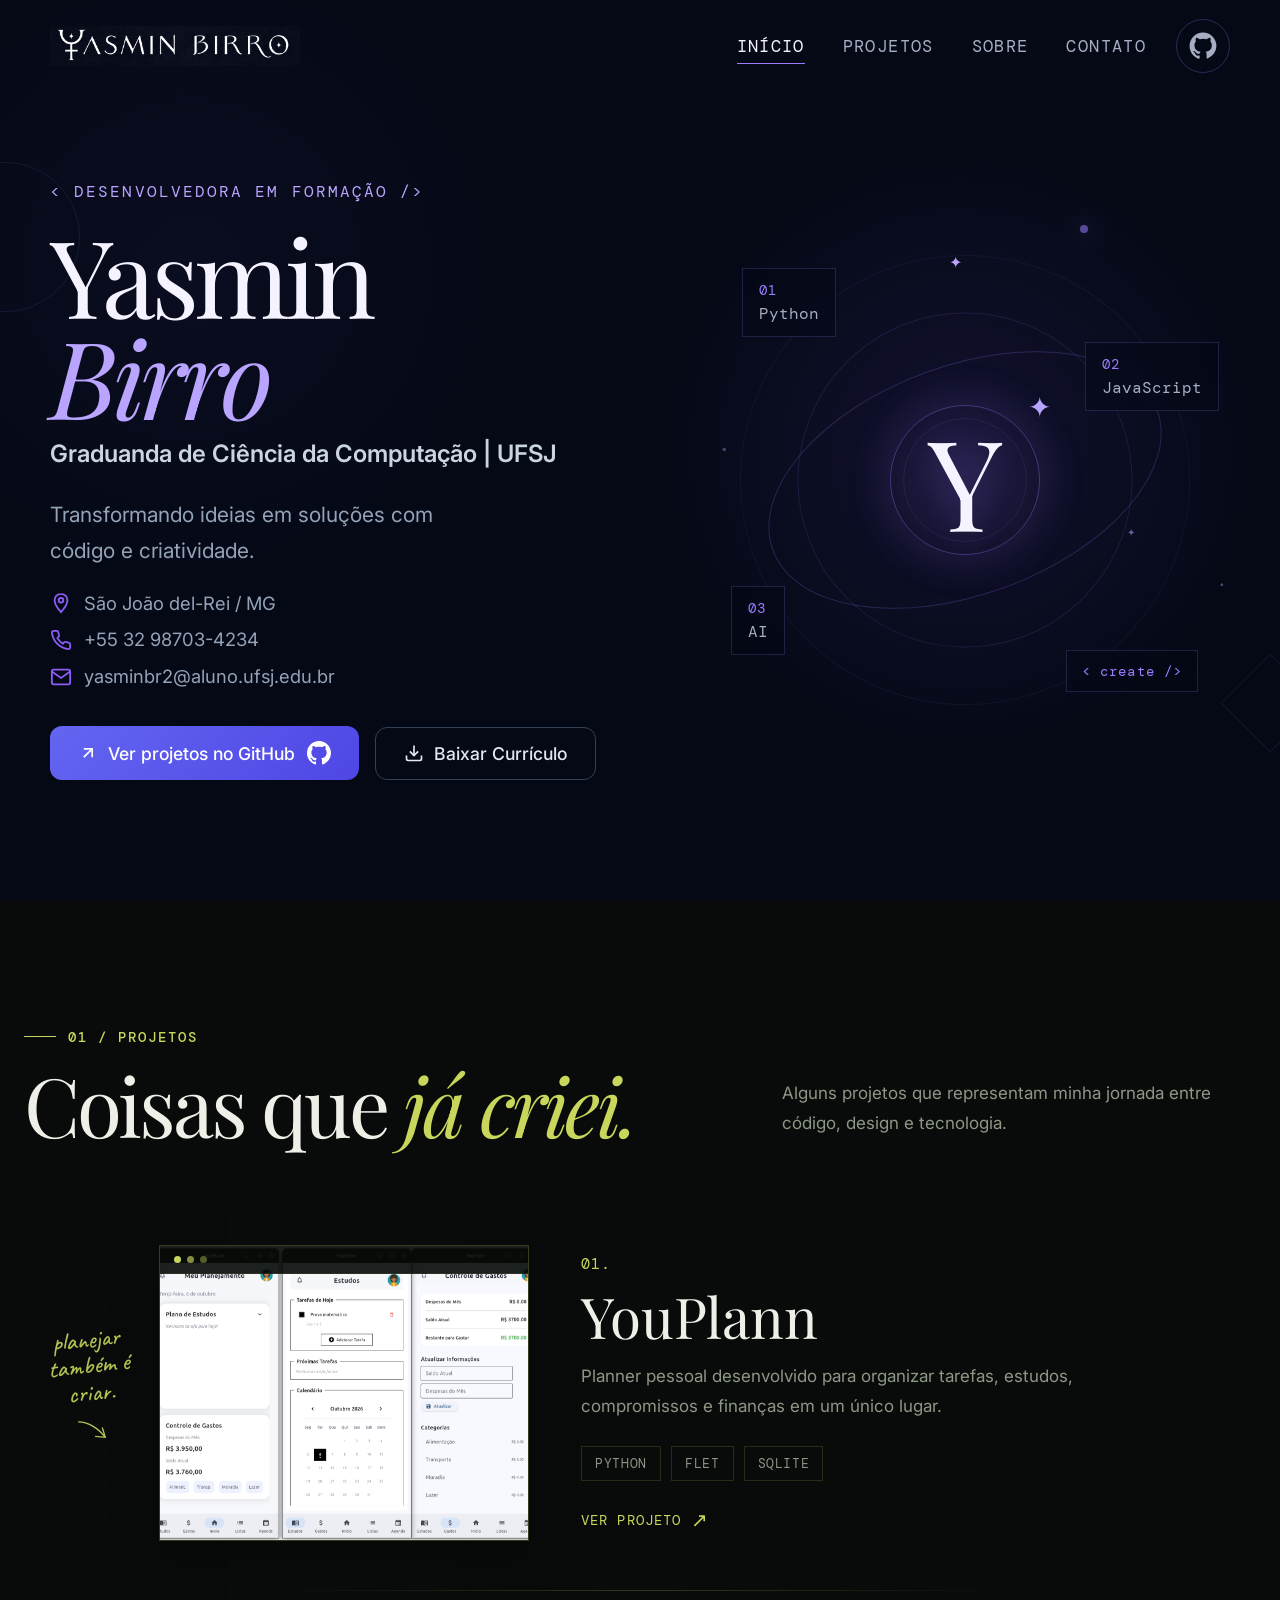
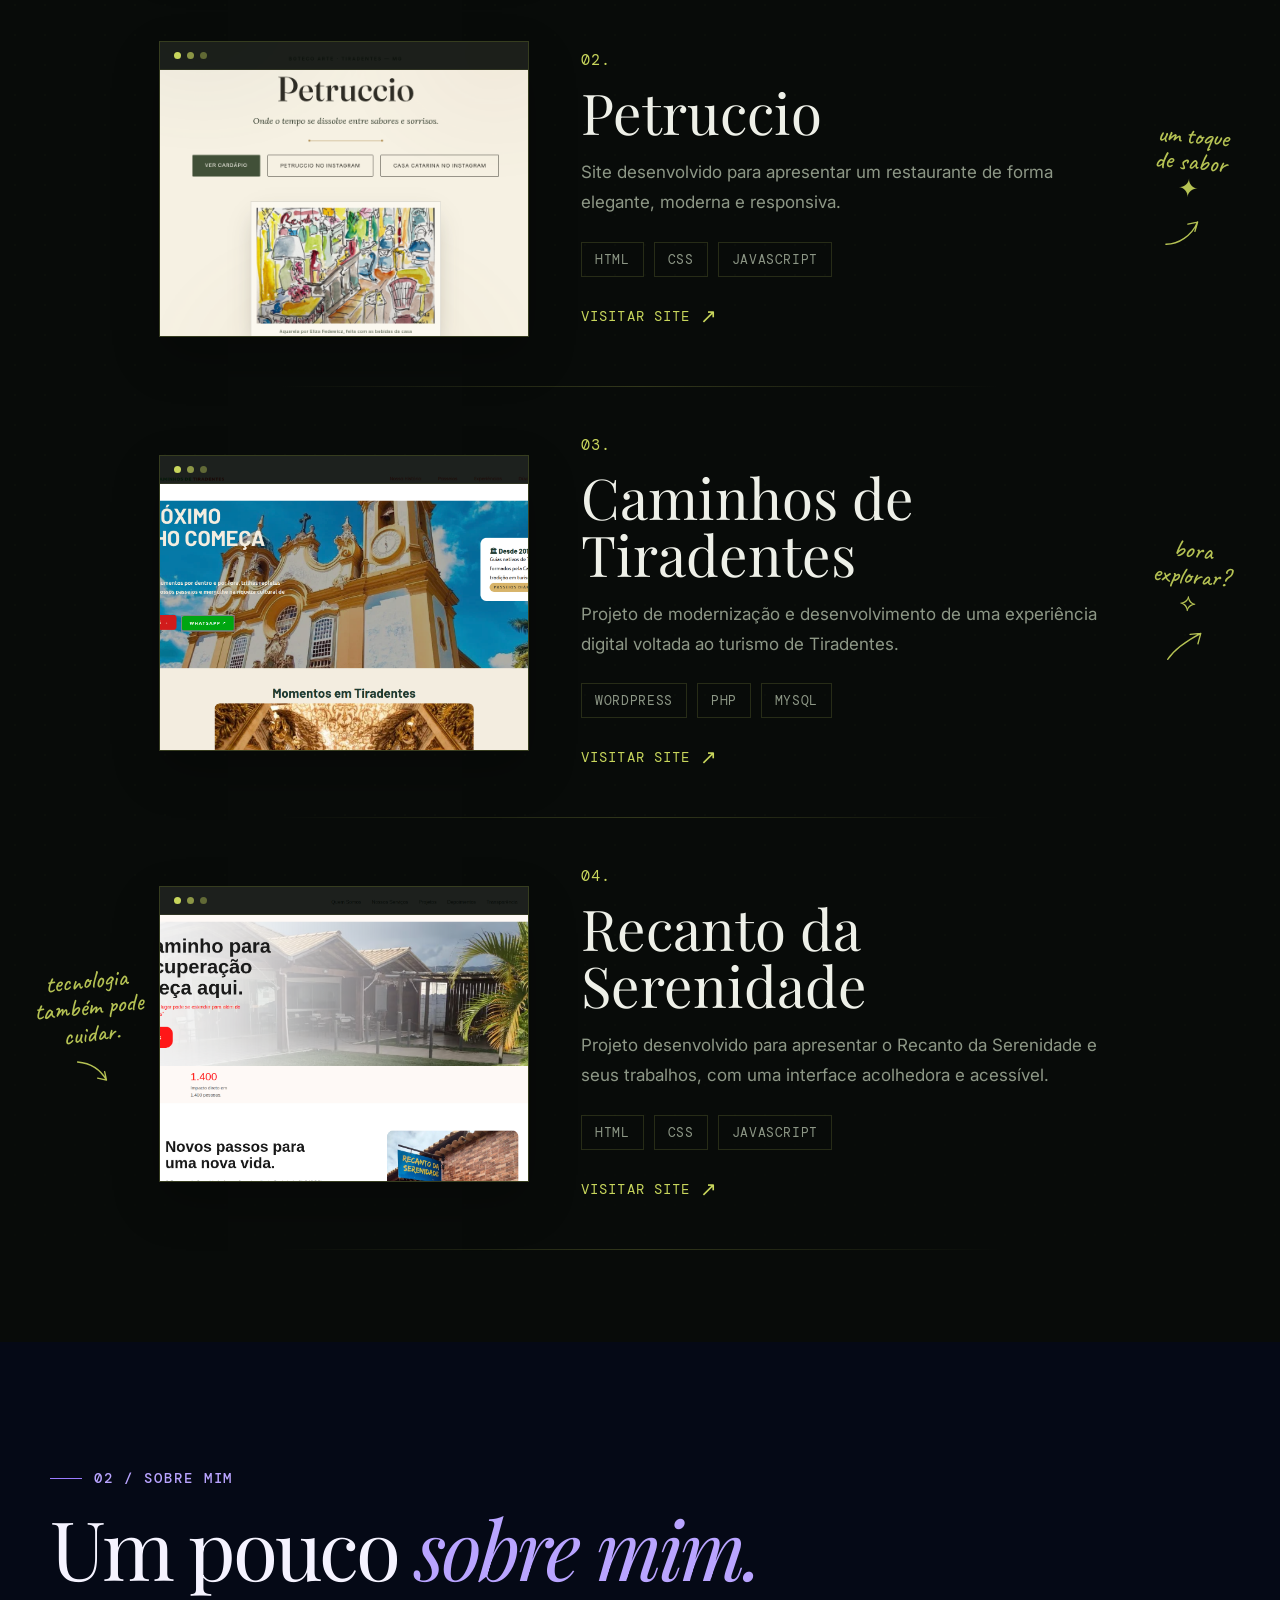
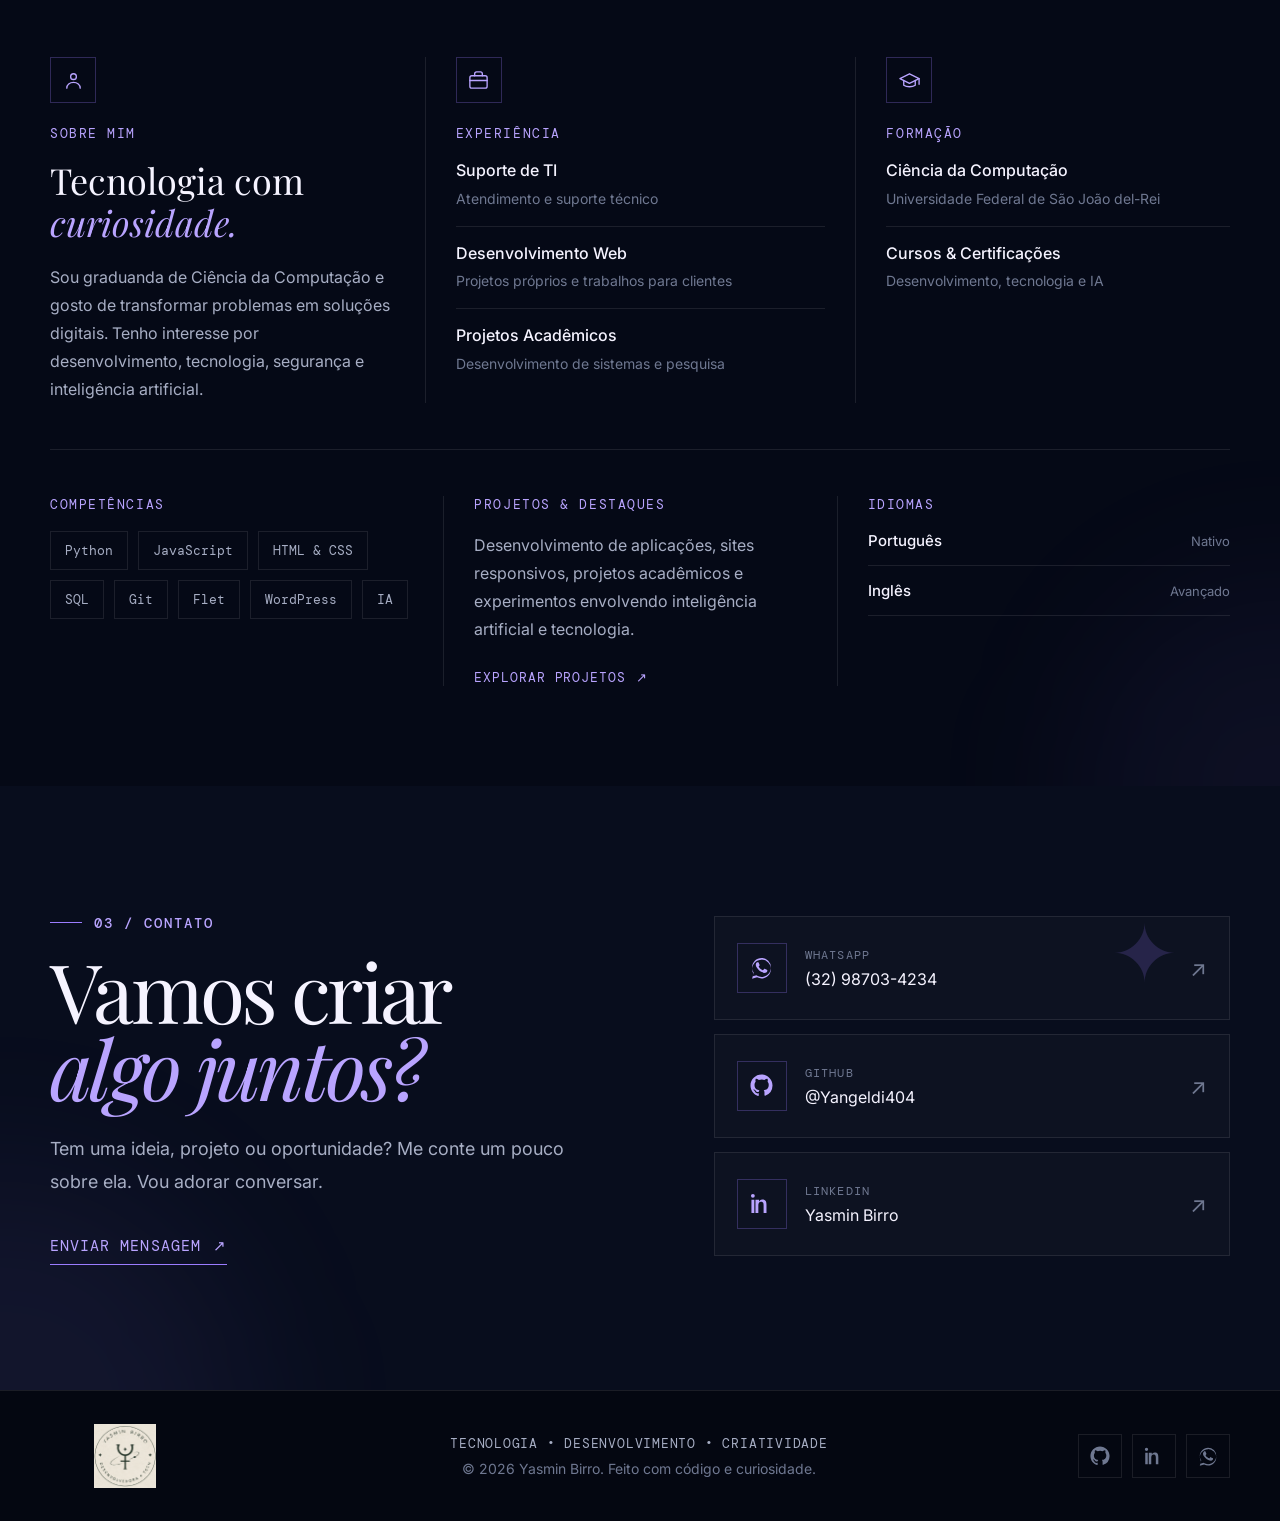
<file: index.html>
<!DOCTYPE html>
<html lang="pt-BR">

<head>
    <meta charset="UTF-8">

    <meta
        name="viewport"
        content="width=device-width, initial-scale=1.0"
    >

    <meta
        name="description"
        content="Portfólio de Yasmin Birro — desenvolvimento e tecnologia."
    >

    <meta
        name="author"
        content="Yasmin Birro"
    >

    <link rel="icon" type="image/png" href="midias/logo.jpeg">

    <title>Yasmin Birro - Dev</title>

    <!-- Fontes -->

    <link rel="preconnect" href="https://fonts.googleapis.com">
    <link rel="preconnect" href="https://fonts.gstatic.com" crossorigin>

    <link
        href="https://fonts.googleapis.com/css2?family=Caveat:wght@400;500;600;700&family=DM+Mono:wght@400;500&family=Inter:wght@300;400;500;600;700&family=Playfair+Display:ital,wght@0,400;0,500;0,600;0,700;1,400;1,500&display=swap"
        rel="stylesheet"
    >

    <!-- CSS -->

    <link rel="stylesheet" href="style.css">

    <!-- Fallback para quando o JavaScript estiver desativado -->

    <noscript>
        <style>
            .reveal {
                opacity: 1 !important;
                transform: none !important;
            }

            .main-nav {
                opacity: 1 !important;
                visibility: visible !important;
                transform: none !important;
            }

            .menu-toggle {
                display: none !important;
            }
        </style>
    </noscript>

</head>

<body>

    <!-- Header -->

    <header class="site-header">

        <div class="header-inner">

            <!-- Logo -->

            <a
                href="#inicio"
                class="brand"
                aria-label="Voltar para o início"
            >
                <img
                    src="midias/assinatura.png"
                    alt="Yasmin Birro"
                    class="brand-logo"
                >
            </a>

            <!-- Navegação -->

            <nav
                class="main-nav"
                id="main-nav"
                aria-label="Navegação principal"
            >

                <a href="#inicio" class="nav-link active">
                    Início
                </a>

                <a href="#projetos" class="nav-link">
                    Projetos
                </a>

                <a href="#sobre" class="nav-link">
                    Sobre
                </a>

                <a href="#contato" class="nav-link">
                    Contato
                </a>

            </nav>

            <!-- Ações -->

            <div class="header-actions">

                <a
                    href="https://github.com/Yangeldi404"
                    class="github-link"
                    target="_blank"
                    rel="noopener noreferrer"
                    aria-label="GitHub de Yasmin Birro"
                >
                    <svg
                        viewBox="0 0 24 24"
                        class="fill"
                        aria-hidden="true"
                    >
                        <path
                            d="M12 .5C5.65.5.5 5.65.5 12c0 5.08 3.29 9.39 7.86 10.91.58.1.79-.25.79-.56v-2.16c-3.2.7-3.87-1.54-3.87-1.54-.53-1.34-1.28-1.7-1.28-1.7-1.05-.72.08-.7.08-.7 1.16.08 1.77 1.2 1.77 1.2 1.03 1.76 2.7 1.25 3.36.96.1-.75.4-1.25.73-1.54-2.55-.29-5.23-1.28-5.23-5.69 0-1.26.45-2.29 1.2-3.1-.12-.3-.52-1.47.11-3.06 0 0 .98-.31 3.2 1.18a11.1 11.1 0 0 1 5.83 0c2.22-1.49 3.2-1.18 3.2-1.18.63 1.59.23 2.76.11 3.06.75.81 1.2 1.84 1.2 3.1 0 4.42-2.69 5.4-5.25 5.68.41.35.78 1.04.78 2.1v3.11c0 .31.21.67.8.56A11.5 11.5 0 0 0 23.5 12C23.5 5.65 18.35.5 12 .5Z"
                        />
                    </svg>
                </a>

                <!-- Menu mobile -->

                <button
                    class="menu-toggle"
                    type="button"
                    aria-label="Abrir menu"
                    aria-expanded="false"
                    aria-controls="main-nav"
                >
                    <span></span>
                    <span></span>
                    <span></span>
                </button>

            </div>

        </div>

    </header>

    <!-- Hero -->

    <section class="hero" id="inicio">

        <div class="decor decor-one" aria-hidden="true"></div>
        <div class="decor decor-two" aria-hidden="true"></div>
        <div class="decor decor-three" aria-hidden="true"></div>

        <div class="hero-container">

            <!-- Conteúdo principal -->

            <div class="hero-content reveal">

                <span class="hero-kicker">
                    &lt; Desenvolvedora em formação /&gt;
                </span>

                <h1 class="hero-title">
                    Yasmin <span>Birro</span>
                </h1>

                <p class="hero-subtitle">
                    Graduanda de Ciência da Computação | UFSJ
                </p>

                <p class="hero-description">
                    Transformando ideias em soluções com<br>
                    código e criatividade.
                </p>

                <!-- Informações de contato -->

                <ul class="hero-contact">

                    <li>
                        <svg
                            class="icon"
                            viewBox="0 0 24 24"
                            fill="none"
                            stroke="currentColor"
                            stroke-width="2"
                        >
                            <path d="M12 2C8.13 2 5 5.13 5 9c0 5.25 7 13 7 13s7-7.75 7-13c0-3.87-3.13-7-7-7z"/>
                            <circle cx="12" cy="9" r="2.5"/>
                        </svg>

                        São João del-Rei / MG
                    </li>

                    <li>
                        <svg
                            class="icon"
                            viewBox="0 0 24 24"
                            fill="none"
                            stroke="currentColor"
                            stroke-width="2"
                        >
                            <path d="M22 16.92v3a2 2 0 0 1-2.18 2 19.79 19.79 0 0 1-8.63-3.07 19.5 19.5 0 0 1-6-6 19.79 19.79 0 0 1-3.07-8.67A2 2 0 0 1 4.11 2h3a2 2 0 0 1 2 1.72 12.84 12.84 0 0 0 .7 2.81 2 2 0 0 1-.45 2.11L8.09 9.91a16 16 0 0 0 6 6l1.27-1.27a2 2 0 0 1 2.11-.45 12.84 12.84 0 0 0 2.81.7A2 2 0 0 1 22 16.92z"/>
                        </svg>

                        <a href="tel:+5532987034234">
                            +55 32 98703-4234
                        </a>
                    </li>

                    <li>
                        <svg
                            class="icon"
                            viewBox="0 0 24 24"
                            fill="none"
                            stroke="currentColor"
                            stroke-width="2"
                        >
                            <path d="M4 4h16c1.1 0 2 .9 2 2v12c0 1.1-.9 2-2 2H4c-1.1 0-2-.9-2-2V6c0-1.1.9-2 2-2z"/>
                            <polyline points="22,6 12,13 2,6"/>
                        </svg>

                        <a href="mailto:yasminbr2@aluno.ufsj.edu.br">
                            yasminbr2@aluno.ufsj.edu.br
                        </a>
                    </li>

                </ul>

                <!-- Botões -->

                <div class="hero-actions">

                    <a
                        href="https://github.com/Yangeldi404"
                        target="_blank"
                        rel="noopener noreferrer"
                        class="btn btn-primary"
                    >
                        <svg
                            class="icon-btn"
                            viewBox="0 0 24 24"
                            fill="none"
                            stroke="currentColor"
                            stroke-width="2"
                        >
                            <line x1="7" y1="17" x2="17" y2="7"/>
                            <polyline points="7 7 17 7 17 17"/>
                        </svg>

                        Ver projetos no GitHub

                        <svg
                            class="icon-github"
                            viewBox="0 0 24 24"
                            fill="currentColor"
                        >
                            <path
                                d="M12 0C5.37 0 0 5.37 0 12c0 5.31 3.435 9.795 8.205 11.385.6.105.825-.255.825-.57 0-.285-.015-1.23-.015-2.235-3.015.555-3.795-.735-4.035-1.41-.135-.345-.72-1.41-1.23-1.695-.42-.225-1.02-.78-.015-.795.945-.015 1.62.87 1.845 1.23 1.08 1.815 2.805 1.305 3.495.99.105-.78.42-1.305.765-1.605-2.67-.3-5.46-1.335-5.46-5.925 0-1.305.465-2.385 1.23-3.225-.12-.3-.54-1.53.12-3.18 0 0 1.005-.315 3.3 1.23.96-.27 1.98-.405 3-.405s2.04.135 3 .405c2.295-1.56 3.3-1.23 3.3-1.23.66 1.65.24 2.88.12 3.18.765.84 1.23 1.905 1.23 3.225 0 4.605-2.805 5.625-5.475 5.925.435.375.81 1.095.81 2.22 0 1.605-.015 2.895-.015 3.3 0 .315.225.69.825.57A12.02 12.02 0 0024 12c0-6.63-5.37-12-12-12z"
                            />
                        </svg>
                    </a>

                    <a
                        href="midias/curriculo.pdf"
                        download
                        class="btn btn-secondary"
                    >
                        <svg
                            class="icon-btn"
                            viewBox="0 0 24 24"
                            fill="none"
                            stroke="currentColor"
                            stroke-width="2"
                        >
                            <path d="M21 15v4a2 2 0 0 1-2 2H5a2 2 0 0 1-2-2v-4"/>
                            <polyline points="7 10 12 15 17 10"/>
                            <line x1="12" y1="15" x2="12" y2="3"/>
                        </svg>

                        Baixar Currículo
                    </a>

                </div>

            </div>

            <!-- Elemento visual -->

            <div
                class="hero-universe reveal"
                aria-hidden="true"
            >

                <div class="universe-glow"></div>

                <div class="orbit orbit-one"></div>
                <div class="orbit orbit-two"></div>
                <div class="orbit orbit-three"></div>

                <div class="y-symbol">
                    <span class="y-star">✦</span>
                    <span class="y-letter">Y</span>
                </div>

                <div class="floating-element element-python">
                    <span>01</span>
                    <strong>Python</strong>
                </div>

                <div class="floating-element element-js">
                    <span>02</span>
                    <strong>JavaScript</strong>
                </div>

                <div class="floating-element element-ai">
                    <span>03</span>
                    <strong>AI</strong>
                </div>

                <div class="floating-element element-code">
                    <span>&lt; create /&gt;</span>
                </div>

                <span class="star star-one">✦</span>
                <span class="star star-two">✦</span>
                <span class="star star-three">·</span>
                <span class="star star-four">·</span>

            </div>

        </div>

    </section>

    <!-- Projetos -->

    <section class="projects-section" id="projetos">

        <div class="projects-container">

            <!-- Cabeçalho -->

            <div class="projects-heading reveal">

                <div>

                    <span class="section-label">
                        01 / projetos
                    </span>

                    <h2>
                        Coisas que
                        <em>já criei.</em>
                    </h2>

                </div>

                <p>
                    Alguns projetos que representam minha
                    jornada entre código, design e tecnologia.
                </p>

            </div>

            <div class="projects-list">

                <!-- YouPlann -->

                <article
                    class="project-item reveal"
                    data-project="01"
                >

                    <a
                        href="https://github.com/Yangeldi404/youplann"
                        class="project-image-link"
                        target="_blank"
                        rel="noopener noreferrer"
                        aria-label="Ver YouPlann no GitHub"
                    >

                        <div class="project-image">

                            <div
                                class="project-window-bar"
                                aria-hidden="true"
                            >
                                <span></span>
                                <span></span>
                                <span></span>
                            </div>

                            <img
                                src="midias/projetos/youplannp.png"
                                alt="Interface do projeto YouPlann"
                                loading="lazy"
                            >

                        </div>

                    </a>

                    <div class="project-info">

                        <span class="project-number">
                            01.
                        </span>

                        <h3>
                            YouPlann
                        </h3>

                        <p>
                            Planner pessoal desenvolvido para
                            organizar tarefas, estudos, compromissos
                            e finanças em um único lugar.
                        </p>

                        <div class="project-tags">
                            <span>Python</span>
                            <span>Flet</span>
                            <span>SQLite</span>
                        </div>

                        <a
                            href="https://github.com/Yangeldi404/youplann"
                            class="project-link"
                            target="_blank"
                            rel="noopener noreferrer"
                        >
                            ver projeto
                            <span aria-hidden="true">↗</span>
                        </a>

                    </div>

                    <!-- Texto decorativo -->

                    <div
                        class="doodle doodle-left"
                        aria-hidden="true"
                    >

                        <p>
                            planejar
                            <br>
                            também é
                            <br>
                            criar.
                        </p>

                        <svg
                            viewBox="0 0 48 48"
                            class="doodle-arrow stroke"
                        >
                            <path
                                d="M7 7c9 1 19 8 26 19M33 26l-2-10M33 26l-10-2"
                            />
                        </svg>

                    </div>

                </article>

                <!-- Petruccio -->

                <article
                    class="project-item reveal"
                    data-project="02"
                >

                    <a
                        href="https://yangeldi404.github.io/petruccio/"
                        class="project-image-link"
                        target="_blank"
                        rel="noopener noreferrer"
                        aria-label="Visitar projeto Petruccio"
                    >

                        <div class="project-image">

                            <div
                                class="project-window-bar"
                                aria-hidden="true"
                            >
                                <span></span>
                                <span></span>
                                <span></span>
                            </div>

                            <img
                                src="midias/projetos/petruccio.png"
                                alt="Interface do site Petruccio"
                                loading="lazy"
                            >

                        </div>

                    </a>

                    <div class="project-info">

                        <span class="project-number">
                            02.
                        </span>

                        <h3>
                            Petruccio
                        </h3>

                        <p>
                            Site desenvolvido para apresentar
                            um restaurante de forma elegante,
                            moderna e responsiva.
                        </p>

                        <div class="project-tags">
                            <span>HTML</span>
                            <span>CSS</span>
                            <span>JavaScript</span>
                        </div>

                        <a
                            href="https://yangeldi404.github.io/petruccio/"
                            class="project-link"
                            target="_blank"
                            rel="noopener noreferrer"
                        >
                            visitar site
                            <span aria-hidden="true">↗</span>
                        </a>

                    </div>

                    <div
                        class="doodle doodle-right"
                        aria-hidden="true"
                    >

                        <p>
                            um toque
                            <br>
                            de sabor
                            <br>
                            ✦
                        </p>

                        <svg
                            viewBox="0 0 48 48"
                            class="doodle-arrow stroke"
                        >
                            <path
                                d="M5 38c13-1 26-11 31-26M36 12l-10 3M36 12l-2 10"
                            />
                        </svg>

                    </div>

                </article>

                <!-- Caminhos de Tiradentes -->

                <article
                    class="project-item reveal"
                    data-project="03"
                >

                    <a
                        href="https://caminhosdetiradentes.com.br"
                        class="project-image-link"
                        target="_blank"
                        rel="noopener noreferrer"
                        aria-label="Visitar Caminhos de Tiradentes"
                    >

                        <div class="project-image">

                            <div
                                class="project-window-bar"
                                aria-hidden="true"
                            >
                                <span></span>
                                <span></span>
                                <span></span>
                            </div>

                            <img
                                src="midias/projetos/caminhos.png"
                                alt="Interface do site Caminhos de Tiradentes"
                                loading="lazy"
                            >

                        </div>

                    </a>

                    <div class="project-info">

                        <span class="project-number">
                            03.
                        </span>

                        <h3>
                            Caminhos de Tiradentes
                        </h3>

                        <p>
                            Projeto de modernização e desenvolvimento
                            de uma experiência digital voltada ao
                            turismo de Tiradentes.
                        </p>

                        <div class="project-tags">
                            <span>WordPress</span>
                            <span>PHP</span>
                            <span>MySQL</span>
                        </div>

                        <a
                            href="https://caminhosdetiradentes.com.br"
                            class="project-link"
                            target="_blank"
                            rel="noopener noreferrer"
                        >
                            visitar site
                            <span aria-hidden="true">↗</span>
                        </a>

                    </div>

                    <div
                        class="doodle doodle-right"
                        aria-hidden="true"
                    >

                        <p>
                            bora
                            <br>
                            explorar?
                            <br>
                            ⟡
                        </p>

                        <svg
                            viewBox="0 0 48 48"
                            class="doodle-arrow stroke"
                        >
                            <path
                                d="M7 39C13 28 25 18 39 9M39 9l-11 2M39 9l-2 11"
                            />
                        </svg>

                    </div>

                </article>

                <!-- Recanto da Serenidade -->

                <article
                    class="project-item reveal"
                    data-project="04"
                >

                    <a
                        href="https://recantodaserenidade.com.br"
                        class="project-image-link"
                        target="_blank"
                        rel="noopener noreferrer"
                        aria-label="Visitar Recanto da Serenidade"
                    >

                        <div class="project-image">

                            <div
                                class="project-window-bar"
                                aria-hidden="true"
                            >
                                <span></span>
                                <span></span>
                                <span></span>
                            </div>

                            <img
                                src="midias/projetos/recanto.png"
                                alt="Interface do site Recanto da Serenidade"
                                loading="lazy"
                            >

                        </div>

                    </a>

                    <div class="project-info">

                        <span class="project-number">
                            04.
                        </span>

                        <h3>
                            Recanto da Serenidade
                        </h3>

                        <p>
                            Projeto desenvolvido para apresentar
                            o Recanto da Serenidade e seus trabalhos,
                            com uma interface acolhedora e acessível.
                        </p>

                        <div class="project-tags">
                            <span>HTML</span>
                            <span>CSS</span>
                            <span>JavaScript</span>
                        </div>

                        <a
                            href="https://recantodaserenidade.com.br"
                            class="project-link"
                            target="_blank"
                            rel="noopener noreferrer"
                        >
                            visitar site
                            <span aria-hidden="true">↗</span>
                        </a>

                    </div>

                    <div
                        class="doodle doodle-left"
                        aria-hidden="true"
                    >

                        <p>
                            tecnologia
                            <br>
                            também pode
                            <br>
                            cuidar.
                        </p>

                        <svg
                            viewBox="0 0 48 48"
                            class="doodle-arrow stroke"
                        >
                            <path
                                d="M6 6c10 2 22 8 28 22M34 28l-1-9M34 28l-9-3"
                            />
                        </svg>

                    </div>

                </article>

            </div>

        </div>

    </section>

    <!-- Sobre -->

    <section class="cv-section" id="sobre">

        <div class="cv-container">

            <!-- Título -->

            <div class="cv-heading reveal">

                <span class="section-label">
                    02 / sobre mim
                </span>

                <h2>
                    Um pouco
                    <em>sobre mim.</em>
                </h2>

            </div>

            <!-- Informações principais -->

            <div class="cv-row cv-row-top">

                <!-- Sobre mim -->

                <div class="cv-col reveal">

                    <span
                        class="cv-icon"
                        aria-hidden="true"
                    >

                        <svg
                            viewBox="0 0 24 24"
                            class="stroke"
                        >
                            <circle cx="12" cy="8" r="3"/>
                            <path d="M5 20c0-3.5 3-6 7-6s7 2.5 7 6"/>
                        </svg>

                    </span>

                    <span class="cv-label">
                        Sobre mim
                    </span>

                    <h3>
                        Tecnologia com
                        <em>curiosidade.</em>
                    </h3>

                    <p>
                        Sou graduanda de Ciência da Computação
                        e gosto de transformar problemas em soluções
                        digitais. Tenho interesse por desenvolvimento,
                        tecnologia, segurança e inteligência artificial.
                    </p>

                </div>

                <!-- Experiência -->

                <div class="cv-col reveal">

                    <span
                        class="cv-icon"
                        aria-hidden="true"
                    >

                        <svg
                            viewBox="0 0 24 24"
                            class="stroke"
                        >
                            <rect
                                x="3"
                                y="7"
                                width="18"
                                height="13"
                                rx="2"
                            />
                            <path
                                d="M8 7V5a2 2 0 0 1 2-2h4a2 2 0 0 1 2 2v2"
                            />
                            <path d="M3 12h18"/>
                        </svg>

                    </span>

                    <span class="cv-label">
                        Experiência
                    </span>

                    <div class="cv-item">

                        <strong>
                            Suporte de TI
                        </strong>

                        <span>
                            Atendimento e suporte técnico
                        </span>

                    </div>

                    <div class="cv-item">

                        <strong>
                            Desenvolvimento Web
                        </strong>

                        <span>
                            Projetos próprios e trabalhos para clientes
                        </span>

                    </div>

                    <div class="cv-item">

                        <strong>
                            Projetos Acadêmicos
                        </strong>

                        <span>
                            Desenvolvimento de sistemas e pesquisa
                        </span>

                    </div>

                </div>

                <!-- Formação -->

                <div class="cv-col reveal">

                    <span
                        class="cv-icon"
                        aria-hidden="true"
                    >

                        <svg
                            viewBox="0 0 24 24"
                            class="stroke"
                        >
                            <path d="M2 10l10-5 10 5-10 5L2 10Z"/>
                            <path d="M6 12v5c3 2 9 2 12 0v-5"/>
                            <path d="M22 10v6"/>
                        </svg>

                    </span>

                    <span class="cv-label">
                        Formação
                    </span>

                    <div class="cv-item">

                        <strong>
                            Ciência da Computação
                        </strong>

                        <span>
                            Universidade Federal de São João del-Rei
                        </span>

                    </div>

                    <div class="cv-item">

                        <strong>
                            Cursos & Certificações
                        </strong>

                        <span>
                            Desenvolvimento, tecnologia e IA
                        </span>

                    </div>

                </div>

            </div>

            <!-- Competências, projetos e idiomas -->

            <div class="cv-row cv-row-bottom">

                <!-- Competências -->

                <div class="cv-col reveal">

                    <span class="cv-label">
                        Competências
                    </span>

                    <div class="skills-list">
                        <span>Python</span>
                        <span>JavaScript</span>
                        <span>HTML & CSS</span>
                        <span>SQL</span>
                        <span>Git</span>
                        <span>Flet</span>
                        <span>WordPress</span>
                        <span>IA</span>
                    </div>

                </div>

                <!-- Projetos e destaques -->

                <div class="cv-col reveal">

                    <span class="cv-label">
                        Projetos & destaques
                    </span>

                    <p class="cv-highlight">
                        Desenvolvimento de aplicações,
                        sites responsivos, projetos acadêmicos
                        e experimentos envolvendo inteligência
                        artificial e tecnologia.
                    </p>

                    <a
                        href="#projetos"
                        class="text-link"
                    >
                        explorar projetos
                        <span aria-hidden="true">↗</span>
                    </a>

                </div>

                <!-- Idiomas -->

                <div class="cv-col reveal">

                    <span class="cv-label">
                        Idiomas
                    </span>

                    <div class="language-item">

                        <strong>
                            Português
                        </strong>

                        <span>
                            Nativo
                        </span>

                    </div>

                    <div class="language-item">

                        <strong>
                            Inglês
                        </strong>

                        <span>
                            Avançado
                        </span>

                    </div>

                </div>

            </div>

        </div>

    </section>

    <!-- Contato -->

    <section class="contact-section" id="contato">

        <div class="contact-container">

            <!-- Texto -->

            <div class="contact-content reveal">

                <span class="section-label">
                    03 / contato
                </span>

                <h2>
                    Vamos criar
                    <em>algo juntos?</em>
                </h2>

                <p>
                    Tem uma ideia, projeto ou oportunidade?
                    Me conte um pouco sobre ela. Vou adorar
                    conversar.
                </p>

                <a
                    href="https://wa.me/5532987034234"
                    target="_blank"
                    rel="noopener noreferrer"
                    class="contact-main-link"
                >
                    enviar mensagem
                    <span aria-hidden="true">↗</span>
                </a>

            </div>

            <!-- Links de contato -->

            <div class="contact-links reveal">

                <!-- WhatsApp -->

                <a
                    href="https://wa.me/5532987034234"
                    target="_blank"
                    rel="noopener noreferrer"
                    class="contact-card"
                >

                    <span
                        class="contact-card-icon"
                        aria-hidden="true"
                    >

                        <svg
                            viewBox="0 0 24 24"
                            class="fill"
                        >
                            <path
                                d="M17.472 14.382c-.297-.149-1.758-.867-2.03-.967-.273-.099-.471-.148-.67.15-.197.297-.767.966-.94 1.164-.173.199-.347.223-.644.075-.297-.15-1.255-.463-2.39-1.475-.883-.788-1.48-1.761-1.653-2.059-.173-.297-.018-.458.13-.606.134-.133.298-.347.446-.521.151-.172.2-.296.3-.495.099-.198.05-.372-.025-.521-.075-.148-.669-1.611-.916-2.206-.242-.579-.487-.501-.669-.51l-.57-.01c-.198 0-.52.074-.792.372s-1.04 1.016-1.04 2.479 1.065 2.876 1.213 3.074c.149.198 2.095 3.2 5.076 4.487.709.306 1.263.489 1.694.626.712.226 1.36.194 1.872.118.571-.085 1.758-.719 2.006-1.413.248-.695.248-1.29.173-1.414-.074-.124-.272-.198-.57-.347m-5.421 7.403h-.004a9.87 9.87 0 01-5.031-1.378l-.361-.214-3.741.982.998-3.648-.235-.374a9.86 9.86 0 01-1.51-5.26c0-5.445 4.43-9.874 9.877-9.874 2.636 0 5.115 1.028 6.978 2.893A9.82 9.82 0 0121.85 12c0 5.446-4.43 9.875-9.799 9.875m0-18.066c-5.415 0-9.818 4.403-9.818 9.818 0 1.733.453 3.425 1.312 4.918l-1.396 5.1 5.222-1.37c1.442.786 3.069 1.202 4.68 1.203h.004c5.414 0 9.818-4.403 9.818-9.818 0-2.623-1.022-5.088-2.883-6.95A9.77 9.77 0 0012.051 3.719"
                            />
                        </svg>

                    </span>

                    <span class="contact-card-content">

                        <small>
                            WhatsApp
                        </small>

                        <strong>
                            (32) 98703-4234
                        </strong>

                    </span>

                    <span class="contact-card-arrow">
                        ↗
                    </span>

                </a>

                <!-- GitHub -->

                <a
                    href="https://github.com/Yangeldi404"
                    class="contact-card"
                    target="_blank"
                    rel="noopener noreferrer"
                >

                    <span
                        class="contact-card-icon"
                        aria-hidden="true"
                    >

                        <svg
                            viewBox="0 0 24 24"
                            class="fill"
                        >
                            <path
                                d="M12 .5C5.65.5.5 5.65.5 12c0 5.08 3.29 9.39 7.86 10.91.58.1.79-.25.79-.56v-2.16c-3.2.7-3.87-1.54-3.87-1.54-.53-1.34-1.28-1.7-1.28-1.7-1.05-.72.08-.7.08-.7 1.16.08 1.77 1.2 1.77 1.2 1.03 1.76 2.7 1.25 3.36.96.1-.75.4-1.25.73-1.54-2.55-.29-5.23-1.28-5.23-5.69 0-1.26.45-2.29 1.2-3.1-.12-.3-.52-1.47.11-3.06 0 0 .98-.31 3.2 1.18a11.1 11.1 0 0 1 5.83 0c2.22-1.49 3.2-1.18 3.2-1.18.63 1.59.23 2.76.11 3.06.75.81 1.2 1.84 1.2 3.1 0 4.42-2.69 5.4-5.25 5.68.41.35.78 1.04.78 2.1v3.11c0 .31.21.67.8.56A11.5 11.5 0 0 0 23.5 12C23.5 5.65 18.35.5 12 .5Z"
                            />
                        </svg>

                    </span>

                    <span class="contact-card-content">

                        <small>
                            GitHub
                        </small>

                        <strong>
                            @Yangeldi404
                        </strong>

                    </span>

                    <span class="contact-card-arrow">
                        ↗
                    </span>

                </a>

                <!-- LinkedIn -->

                <a
                    href="https://www.linkedin.com/in/yasmin-birro-35002719b/"
                    class="contact-card"
                    target="_blank"
                    rel="noopener noreferrer"
                >

                    <span
                        class="contact-card-icon"
                        aria-hidden="true"
                    >

                        <svg
                            viewBox="0 0 24 24"
                            class="fill"
                        >
                            <path
                                d="M5 4a2 2 0 1 1-4 0 2 2 0 0 1 4 0ZM1.5 8h3V22h-3V8Zm5 0h2.9v1.9h.04c.4-.76 1.38-2.1 3.42-2.1 3.66 0 4.34 2.41 4.34 5.54V22h-3v-7.68c0-1.83-.03-4.19-2.55-4.19-2.55 0-2.94 1.99-2.94 4.06V22h-3V8Z"
                            />
                        </svg>

                    </span>

                    <span class="contact-card-content">

                        <small>
                            LinkedIn
                        </small>

                        <strong>
                            Yasmin Birro
                        </strong>

                    </span>

                    <span class="contact-card-arrow">
                        ↗
                    </span>

                </a>

            </div>

        </div>

    </section>

    <!-- Footer -->

    <footer class="site-footer">

        <div class="footer-inner">

            <!-- Logo -->

            <a
                href="#inicio"
                class="footer-brand"
                aria-label="Voltar para o início"
            >
                <img
                    src="midias/logo.jpeg"
                    alt="Yasmin Birro"
                >
            </a>

            <!-- Informações -->

            <div class="footer-info">

                <p>
                    Tecnologia • Desenvolvimento • Criatividade
                </p>

                <span>
                    © 2026 Yasmin Birro. Feito com código e curiosidade.
                </span>

            </div>

            <!-- Redes sociais -->

            <div class="footer-socials">

                <a
                    href="https://github.com/Yangeldi404"
                    target="_blank"
                    rel="noopener noreferrer"
                    aria-label="GitHub"
                >
                    <svg
                        viewBox="0 0 24 24"
                        class="fill"
                    >
                        <path
                            d="M12 .5C5.65.5.5 5.65.5 12c0 5.08 3.29 9.39 7.86 10.91.58.1.79-.25.79-.56v-2.16c-3.2.7-3.87-1.54-3.87-1.54-.53-1.34-1.28-1.7-1.28-1.7-1.05-.72.08-.7.08-.7 1.16.08 1.77 1.2 1.77 1.2 1.03 1.76 2.7 1.25 3.36.96.1-.75.4-1.25.73-1.54-2.55-.29-5.23-1.28-5.23-5.69 0-1.26.45-2.29 1.2-3.1-.12-.3-.52-1.47.11-3.06 0 0 .98-.31 3.2 1.18a11.1 11.1 0 0 1 5.83 0c2.22-1.49 3.2-1.18 3.2-1.18.63 1.59.23 2.76.11 3.06.75.81 1.2 1.84 1.2 3.1 0 4.42-2.69 5.4-5.25 5.68.41.35.78 1.04.78 2.1v3.11c0 .31.21.67.8.56A11.5 11.5 0 0 0 23.5 12C23.5 5.65 18.35.5 12 .5Z"
                        />
                    </svg>
                </a>

                <a
                    href="https://www.linkedin.com/in/yasmin-birro-35002719b/"
                    target="_blank"
                    rel="noopener noreferrer"
                    aria-label="LinkedIn"
                >
                    <svg
                        viewBox="0 0 24 24"
                        class="fill"
                    >
                        <path
                            d="M5 4a2 2 0 1 1-4 0 2 2 0 0 1 4 0ZM1.5 8h3V22h-3V8Zm5 0h2.9v1.9h.04c.4-.76 1.38-2.1 3.42-2.1 3.66 0 4.34 2.41 4.34 5.54V22h-3v-7.68c0-1.83-.03-4.19-2.55-4.19-2.55 0-2.94 1.99-2.94 4.06V22h-3V8Z"
                        />
                    </svg>
                </a>

                <a
                    href="https://wa.me/5532987034234"
                    target="_blank"
                    rel="noopener noreferrer"
                    aria-label="Enviar mensagem no WhatsApp"
                >
                    <svg
                        viewBox="0 0 24 24"
                        class="fill"
                    >
                        <path
                            d="M17.472 14.382c-.297-.149-1.758-.867-2.03-.967-.273-.099-.471-.148-.67.15-.197.297-.767.966-.94 1.164-.173.199-.347.223-.644.075-.297-.15-1.255-.463-2.39-1.475-.883-.788-1.48-1.761-1.653-2.059-.173-.297-.018-.458.13-.606.134-.133.298-.347.446-.521.151-.172.2-.296.3-.495.099-.198.05-.372-.025-.521-.075-.148-.669-1.611-.916-2.206-.242-.579-.487-.501-.669-.51l-.57-.01c-.198 0-.52.074-.792.372s-1.04 1.016-1.04 2.479 1.065 2.876 1.213 3.074c.149.198 2.095 3.2 5.076 4.487.709.306 1.263.489 1.694.626.712.226 1.36.194 1.872.118.571-.085 1.758-.719 2.006-1.413.248-.695.248-1.29.173-1.414-.074-.124-.272-.198-.57-.347m-5.421 7.403h-.004a9.87 9.87 0 01-5.031-1.378l-.361-.214-3.741.982.998-3.648-.235-.374a9.86 9.86 0 01-1.51-5.26c0-5.445 4.43-9.874 9.877-9.874 2.636 0 5.115 1.028 6.978 2.893A9.82 9.82 0 0121.85 12c0 5.446-4.43 9.875-9.799 9.875m0-18.066c-5.415 0-9.818 4.403-9.818 9.818 0 1.733.453 3.425 1.312 4.918l-1.396 5.1 5.222-1.37c1.442.786 3.069 1.202 4.68 1.203h.004c5.414 0 9.818-4.403 9.818-9.818 0-2.623-1.022-5.088-2.883-6.95A9.77 9.77 0 0012.051 3.719"
                        />
                    </svg>
                </a>

            </div>

        </div>

    </footer>

    <!-- JavaScript -->

    <script src="script.js" defer></script>

</body>

</html>
</file>
<file: style.css>
/* RESET */

* { margin: 0; padding: 0; box-sizing: border-box; }

html {
    scroll-behavior: smooth;
    scroll-padding-top: 110px;
}

body {
    min-height: 100vh;
    background: var(--bg-main);
    color: var(--text-main);
    font-family: var(--font-body);
    font-size: 18px;
    overflow-x: hidden;
    -webkit-font-smoothing: antialiased;
    text-rendering: optimizeLegibility;
}

img { display: block; max-width: 100%; }
a { color: inherit; text-decoration: none; }
button { font: inherit; }
::selection { background: var(--purple); color: #fff; }


/* VARIÁVEIS */

:root {
    --bg-main: #050916;
    --bg-secondary: #080d1d;
    --bg-card: #0a1022;
    --purple: #9b7cff;
    --purple-light: #b9a4ff;
    --purple-dark: #6848d9;
    --text-main: #f5f3ff;
    --text-secondary: #a7aec4;
    --text-muted: #6f7891;
    --border: rgba(155, 124, 255, 0.28);
    --border-light: rgba(255, 255, 255, 0.09);
    --font-display: "Playfair Display", serif;
    --font-body: "Inter", sans-serif;
    --font-mono: "DM Mono", monospace;
    --font-hand: "Caveat", "Segoe Print", cursive;
    --max-width: 1180px;
    --transition-fast: 0.2s ease;
    --transition: 0.35s cubic-bezier(.22, 1, .36, 1);
}

::-webkit-scrollbar { width: 8px; }
::-webkit-scrollbar-track { background: var(--bg-main); }
::-webkit-scrollbar-thumb {
    background: rgba(155, 124, 255, 0.4);
    border-radius: 20px;
}
::-webkit-scrollbar-thumb:hover { background: var(--purple); }


/* SVG */

svg.stroke {
    fill: none;
    stroke: currentColor;
    stroke-width: 1.4;
    stroke-linecap: round;
    stroke-linejoin: round;
}

svg.fill {
    fill: currentColor;
    stroke: none;
}


/* GERAL */

.section-label {
    display: inline-flex;
    align-items: center;
    gap: 12px;
    margin-bottom: 20px;
    color: var(--purple-light);
    font-family: var(--font-mono);
    font-size: 14px;
    font-weight: 500;
    letter-spacing: 0.14em;
    text-transform: uppercase;
}

.section-label::before {
    content: "";
    width: 32px;
    height: 1px;
    background: var(--purple);
}

em {
    font-family: var(--font-display);
    font-weight: 400;
}

.reveal {
    opacity: 0;
    transform: translateY(35px);
    transition:
        opacity 0.8s cubic-bezier(.22, 1, .36, 1),
        transform 0.8s cubic-bezier(.22, 1, .36, 1);
}

.reveal.visible {
    opacity: 1;
    transform: translateY(0);
}


/* HEADER */

.site-header {
    position: fixed;
    inset: 0 0 auto 0;
    width: 100%;
    z-index: 1000;
    border-bottom: 1px solid transparent;
    background: rgba(5, 9, 22, 0);
    transition:
        background 0.35s ease,
        border-color 0.35s ease,
        box-shadow 0.35s ease;
}

.site-header.scrolled {
    background: rgba(5, 9, 22, 0.78);
    border-color: var(--border-light);
    backdrop-filter: blur(18px);
    -webkit-backdrop-filter: blur(18px);
    box-shadow: 0 10px 40px rgba(0, 0, 0, 0.18);
}

.site-header.menu-open {
    background: rgba(5, 9, 22, 0.97);
    border-color: var(--border-light);
    backdrop-filter: blur(18px);
}

.header-inner {
    width: min(var(--max-width), calc(100% - 48px));
    min-height: 92px;
    margin: 0 auto;
    display: flex;
    align-items: center;
    justify-content: space-between;
    gap: 30px;
}


/* LOGO */

.brand {
    position: relative;
    display: flex;
    align-items: center;
    width: 250px;
    height: 90px;
    flex-shrink: 0;
}

.brand-logo {
    width: 250px;
    height: 90px;
    object-fit: contain;
    transition:
        transform var(--transition),
        opacity var(--transition);
}

.brand:hover .brand-logo {
    transform: translateY(-2px);
    opacity: 0.85;
}


/* NAVEGAÇÃO */

.main-nav {
    display: flex;
    align-items: center;
    gap: 38px;
    margin-left: auto;
}

.nav-link {
    position: relative;
    padding: 8px 0;
    color: var(--text-secondary);
    font-family: var(--font-mono);
    font-size: 17px;
    letter-spacing: 0.08em;
    text-transform: uppercase;
    transition: color var(--transition-fast);
}

.nav-link::after {
    content: "";
    position: absolute;
    left: 0;
    bottom: 1px;
    width: 100%;
    height: 1px;
    background: var(--purple);
    transform: scaleX(0);
    transform-origin: right;
    transition: transform var(--transition);
}

.nav-link:hover,
.nav-link.active {
    color: var(--text-main);
}

.nav-link:hover::after,
.nav-link.active::after {
    transform: scaleX(1);
    transform-origin: left;
}


/* AÇÕES */

.header-actions {
    display: flex;
    align-items: center;
    gap: 18px;
}

.github-link {
    width: 54px;
    height: 54px;
    display: grid;
    place-items: center;
    border: 1px solid var(--border);
    border-radius: 50%;
    color: var(--text-secondary);
    transition:
        color var(--transition),
        border-color var(--transition),
        background var(--transition),
        transform var(--transition);
}

.github-link svg {
    width: 28px;
    height: 28px;
}

.github-link:hover {
    color: var(--text-main);
    border-color: var(--purple);
    background: rgba(155, 124, 255, 0.1);
    transform: translateY(-3px);
}


/* MENU MOBILE */

.menu-toggle {
    display: none;
    width: 44px;
    height: 44px;
    padding: 8px;
    border: 1px solid var(--border);
    border-radius: 50%;
    background: transparent;
    cursor: pointer;
    flex-direction: column;
    justify-content: center;
    align-items: center;
    gap: 5px;
}

.menu-toggle span {
    width: 19px;
    height: 1px;
    background: var(--text-main);
    transition:
        transform var(--transition),
        opacity var(--transition);
}

.menu-toggle.active span:nth-child(1) {
    transform: translateY(6px) rotate(45deg);
}

.menu-toggle.active span:nth-child(2) {
    opacity: 0;
}

.menu-toggle.active span:nth-child(3) {
    transform: translateY(-6px) rotate(-45deg);
}


/* HERO */

.hero {
    position: relative;
    min-height: 100vh;
    padding: 160px 0 100px;
    display: flex;
    align-items: center;
    overflow: hidden;
    color: #a0aec0;
    background:
        radial-gradient(circle at 75% 50%, rgba(111, 76, 220, 0.13), transparent 28%),
        radial-gradient(circle at 15% 30%, rgba(80, 62, 160, 0.07), transparent 25%),
        var(--bg-main);
}

.hero::before {
    content: "";
    position: absolute;
    inset: 0;
    pointer-events: none;
    opacity: 0.32;
    background-image:
        linear-gradient(rgba(255, 255, 255, 0.014) 1px, transparent 1px),
        linear-gradient(90deg, rgba(255, 255, 255, 0.014) 1px, transparent 1px);
    background-size: 60px 60px;
    -webkit-mask-image: linear-gradient(to bottom, black, transparent 90%);
    mask-image: linear-gradient(to bottom, black, transparent 90%);
}

.hero-container {
    position: relative;
    z-index: 2;
    width: min(var(--max-width), calc(100% - 48px));
    margin: 0 auto;
    display: grid;
    grid-template-columns: minmax(0, 1fr) minmax(0, 0.9fr);
    align-items: center;
    gap: 60px;
}


/* TEXTO */

.hero-content {
    position: relative;
    z-index: 5;
    max-width: 680px;
}

.hero-kicker {
    display: inline-block;
    margin-bottom: 22px;
    color: var(--purple-light);
    font-family: var(--font-mono);
    font-size: 16px;
    letter-spacing: 0.13em;
    text-transform: uppercase;
}

.hero-title {
    max-width: 760px;
    margin-bottom: 12px;
    color: var(--text-main);
    font-family: var(--font-display);
    font-size: clamp(62px, 8.4vw, 116px);
    font-weight: 400;
    line-height: 0.94;
    letter-spacing: -0.045em;
}

.hero-title span {
    display: block;
    color: var(--purple-light);
    font-style: italic;
}

.hero-subtitle {
    margin-bottom: 16px;
    color: #cbd5e1;
    font-size: 1.5rem;
    font-weight: 600;
    line-height: 1.3;
}

.hero-description {
    max-width: 600px;
    margin: 28px 0 24px;
    color: #94a3b8;
    font-size: 21px;
    line-height: 1.7;
}


/* CONTATOS */

.hero-contact {
    list-style: none;
    margin: 0 0 32px;
    display: flex;
    flex-direction: column;
    gap: 14px;
}

.hero-contact li {
    display: flex;
    align-items: center;
    gap: 12px;
    color: #94a3b8;
    font-size: 1.15rem;
}

.hero-contact .icon {
    width: 22px;
    height: 22px;
    flex-shrink: 0;
    color: #8b5cf6;
}

.hero-contact a {
    color: inherit;
    border-bottom: 1px solid transparent;
    transition:
        color 0.3s ease,
        border-color 0.3s ease;
}

.hero-contact a:hover,
.hero-contact a:focus-visible {
    color: var(--purple-light);
    border-bottom-color: var(--purple);
}


/* BOTÕES */

.hero-actions {
    display: flex;
    align-items: center;
    flex-wrap: wrap;
    gap: 16px;
    margin-top: 38px;
}

.btn {
    display: inline-flex;
    align-items: center;
    justify-content: center;
    gap: 10px;
    padding: 15px 28px;
    border-radius: 12px;
    font-size: 1.1rem;
    font-weight: 500;
    transition: all 0.3s ease;
}

.btn-primary {
    background: linear-gradient(135deg, #6366f1, #4f46e5);
    color: #fff;
    border: none;
}

.btn-primary:hover {
    opacity: 0.9;
    transform: translateY(-2px);
}

.btn-secondary {
    background: transparent;
    color: #e2e8f0;
    border: 1px solid #334155;
}

.btn-secondary:hover {
    background: rgba(255, 255, 255, 0.05);
    border-color: #64748b;
    transform: translateY(-2px);
}

.icon-btn {
    width: 20px;
    height: 20px;
    flex-shrink: 0;
}

.icon-github {
    width: 24px;
    height: 24px;
    margin-left: 2px;
    flex-shrink: 0;
}


/* UNIVERSO */

.hero-universe {
    position: relative;
    width: min(540px, 100%);
    aspect-ratio: 1;
    margin: 0 auto;
    display: flex;
    align-items: center;
    justify-content: center;
    isolation: isolate;
}

.universe-glow {
    position: absolute;
    width: 220px;
    height: 220px;
    border-radius: 50%;
    background: radial-gradient(
        circle,
        rgba(155,124,255,0.16),
        rgba(155,124,255,0.04) 45%,
        transparent 72%
    );
    filter: blur(10px);
    animation: universePulse 5s ease-in-out infinite;
}

.orbit {
    position: absolute;
    top: 50%;
    left: 50%;
    border: 1px solid rgba(155,124,255,0.22);
    border-radius: 50%;
    transform-style: preserve-3d;
}

.orbit-one {
    width: 410px;
    height: 230px;
    transform: translate(-50%, -50%) rotate(-20deg);
    animation: orbitFloat 8s ease-in-out infinite;
}

.orbit-two {
    width: 335px;
    height: 335px;
    transform: translate(-50%, -50%) rotate(25deg);
    border-color: rgba(155,124,255,0.13);
    animation: orbitRotate 24s linear infinite;
}

.orbit-three {
    width: 450px;
    height: 450px;
    transform: translate(-50%, -50%) rotate(70deg);
    border-color: rgba(155,124,255,0.07);
    animation: orbitRotateReverse 34s linear infinite;
}

.y-symbol {
    position: relative;
    width: 180px;
    height: 180px;
    display: flex;
    align-items: center;
    justify-content: center;
    z-index: 5;
    animation: symbolFloat 6s ease-in-out infinite;
}

.y-symbol::before {
    content: "";
    position: absolute;
    inset: 15px;
    border: 1px solid rgba(155,124,255,0.34);
    border-radius: 50%;
    box-shadow: 0 0 55px rgba(155,124,255,0.11);
}

.y-symbol::after {
    content: "";
    position: absolute;
    inset: 28px;
    border: 1px solid rgba(155,124,255,0.1);
    border-radius: 50%;
}

.y-letter {
    position: relative;
    z-index: 2;
    color: var(--text-main);
    font-family: var(--font-display);
    font-size: 126px;
    line-height: 1;
    text-shadow: 0 0 35px rgba(155,124,255,0.17);
}

.y-star {
    position: absolute;
    top: 0;
    right: 4px;
    color: var(--purple-light);
    font-size: 28px;
    animation: starPulse 3s ease-in-out infinite;
}

.floating-element {
    position: absolute;
    z-index: 8;
    display: flex;
    flex-direction: column;
    gap: 4px;
    padding: 12px 16px;
    border: 1px solid rgba(155,124,255,0.2);
    background: rgba(5,9,22,0.52);
    backdrop-filter: blur(8px);
    color: var(--text-secondary);
    font-family: var(--font-mono);
    font-size: 16px;
    white-space: nowrap;
    transition:
        border-color var(--transition),
        color var(--transition),
        transform var(--transition);
}

.floating-element span {
    color: var(--purple);
    font-size: 14px;
    letter-spacing: 0.08em;
}

.floating-element strong {
    font-weight: 400;
}

.floating-element:hover {
    color: var(--text-main);
    border-color: var(--purple);
    transform: translateY(-5px);
}

.element-python {
    top: 10%;
    left: 8%;
    animation: elementFloatOne 7s ease-in-out infinite;
}

.element-js {
    top: 24%;
    right: 2%;
    animation: elementFloatTwo 8s ease-in-out infinite;
}

.element-ai {
    bottom: 17%;
    left: 6%;
    animation: elementFloatThree 9s ease-in-out infinite;
}

.element-code {
    bottom: 10%;
    right: 6%;
    padding: 11px 15px;
    color: var(--purple-light);
    animation: elementFloatOne 8s ease-in-out infinite;
}

.star {
    position: absolute;
    z-index: 4;
    color: var(--purple-light);
}

.star-one {
    top: 7%;
    left: 47%;
    font-size: 16px;
    animation: starPulse 4s ease-in-out infinite;
}

.star-two {
    right: 18%;
    bottom: 39%;
    font-size: 10px;
    opacity: 0.55;
    animation: starPulse 3s ease-in-out infinite;
}

.star-three {
    top: 41%;
    left: 4%;
    font-size: 28px;
    opacity: 0.35;
    animation: starPulse 5s ease-in-out infinite;
}

.star-four {
    right: 1%;
    bottom: 28%;
    font-size: 22px;
    opacity: 0.4;
    animation: starPulse 4.5s ease-in-out infinite;
}


/* DECORAÇÕES */

.decor {
    position: absolute;
    pointer-events: none;
    opacity: 0.55;
}

.decor-one {
    width: 150px;
    height: 150px;
    top: 18%;
    left: -70px;
    border: 1px solid rgba(155,124,255,0.2);
    border-radius: 50%;
    animation: decorFloat 9s ease-in-out infinite;
}

.decor-two {
    width: 8px;
    height: 8px;
    top: 25%;
    right: 15%;
    background: var(--purple);
    border-radius: 50%;
    box-shadow: 0 0 25px var(--purple);
    animation: pulseDot 3s ease-in-out infinite;
}

.decor-three {
    width: 70px;
    height: 70px;
    right: -25px;
    bottom: 18%;
    border: 1px solid rgba(155,124,255,0.18);
    transform: rotate(45deg);
    animation: slowRotate 12s linear infinite;
}


/* PROJETOS */

.projects-section {
    --pj-bg: #080b09;
    --pj-card: #0d120e;
    --pj-accent: #c8d65c;
    --pj-line: rgba(200,214,92,0.22);
    --pj-text: #eef0e8;
    --pj-muted: #8d9786;
    position: relative;
    padding: 120px 0 130px;
    background: var(--pj-bg);
    overflow: hidden;
}

.projects-section::before {
    content: "";
    position: absolute;
    inset: 0;
    pointer-events: none;
    opacity: 0.28;
    background-image: radial-gradient(
        rgba(200,214,92,0.07) 1px,
        transparent 1px
    );
    background-size: 30px 30px;
    -webkit-mask-image: linear-gradient(
        to bottom,
        transparent,
        black 20%,
        black 80%,
        transparent
    );
    mask-image: linear-gradient(
        to bottom,
        transparent,
        black 20%,
        black 80%,
        transparent
    );
}

.projects-container {
    position: relative;
    width: min(1280px, calc(100% - 48px));
    margin: 0 auto;
}

.projects-heading {
    display: grid;
    grid-template-columns: 1fr 0.7fr;
    gap: 80px;
    align-items: end;
    margin-bottom: 90px;
}

.projects-heading .section-label {
    color: var(--pj-accent);
}

.projects-heading .section-label::before {
    background: var(--pj-accent);
}

.projects-heading h2 {
    max-width: 760px;
    color: var(--pj-text);
    font-family: var(--font-display);
    font-size: clamp(52px, 6.4vw, 90px);
    font-weight: 400;
    line-height: 0.95;
    letter-spacing: -0.04em;
}

.projects-heading h2 em {
    color: var(--pj-accent);
}

.projects-heading > p {
    max-width: 440px;
    margin-bottom: 5px;
    color: var(--pj-muted);
    font-size: 17px;
    line-height: 1.75;
}


/* LISTA DE PROJETOS */

.projects-list {
    display: flex;
    flex-direction: column;
    gap: 76px;
    padding: 0 135px;
}

.project-item {
    position: relative;
    display: grid;
    grid-template-columns: minmax(280px, 370px) minmax(0, 1fr);
    gap: 52px;
    align-items: center;
    min-height: 320px;
}

.project-item::before {
    content: "";
    position: absolute;
    left: 0;
    right: 0;
    bottom: -38px;
    height: 1px;
    background: linear-gradient(
        90deg,
        transparent,
        var(--pj-line),
        transparent
    );
    transform: scaleX(0.75);
    transition: transform 0.8s ease;
}

.project-item:hover::before {
    transform: scaleX(1);
}


/* IMAGEM */

.project-image-link {
    display: block;
    perspective: 1000px;
}

.project-image {
    position: relative;
    width: 100%;
    aspect-ratio: 1.25;
    overflow: hidden;
    background: var(--pj-card);
    border: 1px solid var(--pj-line);
    box-shadow: 0 20px 45px rgba(0,0,0,0.24);
    transition:
        transform 0.55s cubic-bezier(.22,1,.36,1),
        box-shadow 0.55s ease,
        border-color 0.4s ease;
}

.project-image-link:hover .project-image {
    transform: translateY(-10px) rotateX(2deg) rotateY(-2deg);
    border-color: rgba(200,214,92,0.48);
    box-shadow: 0 28px 60px rgba(0,0,0,0.38);
}

.project-window-bar {
    position: absolute;
    top: 0;
    left: 0;
    width: 100%;
    height: 28px;
    z-index: 5;
    display: flex;
    align-items: center;
    padding-left: 14px;
    gap: 6px;
    background: rgba(5, 9, 6, 0.9);
    border-bottom: 1px solid rgba(200,214,92,0.1);
}

.project-window-bar span {
    display: block;
    width: 7px;
    height: 7px;
    flex-shrink: 0;
    border-radius: 50%;
    background: var(--pj-accent);
}

.project-window-bar span:nth-child(2) {
    opacity: 0.65;
}

.project-window-bar span:nth-child(3) {
    opacity: 0.4;
}

.project-image::after {
    content: "";
    position: absolute;
    inset: 0;
    z-index: 4;
    pointer-events: none;
    background: linear-gradient(
        120deg,
        transparent 25%,
        rgba(255,255,255,0.12) 50%,
        transparent 75%
    );
    transform: translateX(-120%);
    transition: transform 0.8s ease;
}

.project-image-link:hover .project-image::after {
    transform: translateX(120%);
}

.project-image img {
    width: 100%;
    height: 100%;
    object-fit: cover;
    transition:
        transform 0.7s cubic-bezier(.22,1,.36,1),
        filter 0.5s ease;
}

.project-image-link:hover img {
    transform: scale(1.055);
    filter: brightness(1.06);
}


/* INFORMAÇÕES */

.project-info {
    position: relative;
    padding: 10px 0;
}

.project-number {
    display: block;
    margin-bottom: 14px;
    color: var(--pj-accent);
    font-family: var(--font-mono);
    font-size: 15px;
    letter-spacing: 0.08em;
}

.project-info h3 {
    margin-bottom: 18px;
    color: var(--pj-text);
    font-family: var(--font-display);
    font-size: clamp(38px, 4.4vw, 60px);
    font-weight: 400;
    line-height: 1;
}

.project-info p {
    max-width: 580px;
    margin-bottom: 24px;
    color: var(--pj-muted);
    font-size: 17px;
    line-height: 1.75;
}

.project-tags {
    display: flex;
    flex-wrap: wrap;
    gap: 10px;
    margin-bottom: 26px;
}

.project-tags span {
    padding: 8px 13px;
    border: 1px solid rgba(200,214,92,0.16);
    color: var(--pj-muted);
    font-family: var(--font-mono);
    font-size: 13px;
    letter-spacing: 0.05em;
    text-transform: uppercase;
    transition:
        color var(--transition-fast),
        border-color var(--transition-fast);
}

.project-item:hover .project-tags span {
    border-color: rgba(200,214,92,0.3);
    color: var(--pj-text);
}

.project-link {
    display: inline-flex;
    align-items: center;
    gap: 10px;
    color: var(--pj-accent);
    font-family: var(--font-mono);
    font-size: 14px;
    letter-spacing: 0.08em;
    text-transform: uppercase;
    transition: gap var(--transition);
}

.project-link span {
    font-size: 20px;
    transition: transform var(--transition);
}

.project-link:hover {
    gap: 14px;
}

.project-link:hover span {
    transform: translate(3px, -3px);
}


/* RABISCOS */

.doodle {
    position: absolute;
    top: 50%;
    width: 115px;
    display: flex;
    flex-direction: column;
    align-items: center;
    gap: 8px;
    color: var(--pj-accent);
    text-align: center;
    pointer-events: none;
    opacity: 0.9;
    transition:
        opacity 0.4s ease,
        transform 0.5s cubic-bezier(.22,1,.36,1);
}

.doodle-left {
    left: -125px;
    transform: translateY(-50%) rotate(-6deg);
}

.doodle-right {
    right: -125px;
    transform: translateY(-50%) rotate(5deg);
}

.doodle p {
    margin: 0;
    font-family: var(--font-hand);
    font-size: 25px;
    font-weight: 500;
    line-height: 1.05;
}

.doodle svg {
    width: 46px;
    height: 46px;
    transition: transform 0.5s ease;
}

.project-item:hover .doodle-left {
    opacity: 1;
    transform: translateY(-55%) rotate(-3deg);
}

.project-item:hover .doodle-right {
    opacity: 1;
    transform: translateY(-55%) rotate(2deg);
}

.project-item:hover .doodle svg {
    transform: translateX(4px) rotate(-3deg);
}


/* SOBRE */

.cv-section {
    position: relative;
    padding: 120px 0 100px;
    background: var(--bg-main);
    overflow: hidden;
}

.cv-section::after {
    content: "";
    position: absolute;
    width: 400px;
    height: 400px;
    right: -200px;
    bottom: -200px;
    border-radius: 50%;
    background: rgba(155,124,255,0.06);
    filter: blur(80px);
    pointer-events: none;
}

.cv-container {
    position: relative;
    z-index: 1;
    width: min(var(--max-width), calc(100% - 48px));
    margin: 0 auto;
}

.cv-heading {
    margin-bottom: 70px;
}

.cv-heading h2 {
    max-width: 760px;
    font-family: var(--font-display);
    font-size: clamp(52px, 6.4vw, 86px);
    font-weight: 400;
    line-height: 0.98;
    letter-spacing: -0.04em;
}

.cv-heading h2 em {
    color: var(--purple-light);
}

.cv-row {
    display: grid;
    gap: 0;
}

.cv-row-top {
    grid-template-columns: 1fr 1.15fr 1fr;
    padding-bottom: 46px;
    border-bottom: 1px solid var(--border-light);
}

.cv-row-bottom {
    grid-template-columns: 1fr 1fr 1fr;
    padding-top: 46px;
}

.cv-col {
    padding: 0 30px;
}

.cv-col:first-child {
    padding-left: 0;
}

.cv-col:last-child {
    padding-right: 0;
}

.cv-col + .cv-col {
    border-left: 1px solid var(--border-light);
}

.cv-icon {
    width: 46px;
    height: 46px;
    display: grid;
    place-items: center;
    margin-bottom: 22px;
    border: 1px solid var(--border);
    color: var(--purple-light);
}

.cv-icon svg {
    width: 23px;
    height: 23px;
}

.cv-label {
    display: block;
    margin-bottom: 18px;
    color: var(--purple-light);
    font-family: var(--font-mono);
    font-size: 13px;
    letter-spacing: 0.12em;
    text-transform: uppercase;
}

.cv-col h3 {
    max-width: 380px;
    margin-bottom: 20px;
    font-family: var(--font-display);
    font-size: 36px;
    font-weight: 400;
    line-height: 1.15;
}

.cv-col h3 em {
    color: var(--purple-light);
}

.cv-col p {
    max-width: 440px;
    color: var(--text-secondary);
    font-size: 16px;
    line-height: 1.75;
}

.cv-item {
    display: flex;
    flex-direction: column;
    gap: 6px;
    padding: 16px 0;
    border-bottom: 1px solid var(--border-light);
}

.cv-item:first-of-type {
    padding-top: 0;
}

.cv-item:last-child {
    border-bottom: none;
}

.cv-item strong {
    color: var(--text-main);
    font-size: 16px;
    font-weight: 500;
    line-height: 1.35;
}

.cv-item span {
    color: var(--text-muted);
    font-size: 14px;
    line-height: 1.55;
}

.skills-list {
    display: flex;
    flex-wrap: wrap;
    gap: 10px;
}

.skills-list span {
    padding: 10px 14px;
    border: 1px solid var(--border-light);
    color: var(--text-secondary);
    font-family: var(--font-mono);
    font-size: 13px;
    transition:
        color var(--transition),
        border-color var(--transition),
        transform var(--transition);
}

.skills-list span:hover {
    color: var(--text-main);
    border-color: var(--purple);
    transform: translateY(-2px);
}

.cv-highlight {
    margin-bottom: 22px;
}

.text-link {
    display: inline-flex;
    align-items: center;
    gap: 10px;
    color: var(--purple-light);
    font-family: var(--font-mono);
    font-size: 13px;
    text-transform: uppercase;
    letter-spacing: 0.07em;
    transition: gap var(--transition);
}

.text-link:hover {
    gap: 14px;
}

.language-item {
    display: flex;
    align-items: center;
    justify-content: space-between;
    gap: 15px;
    padding: 15px 0;
    border-bottom: 1px solid var(--border-light);
}

.language-item:first-of-type {
    padding-top: 0;
}

.language-item strong {
    font-size: 15px;
    font-weight: 500;
}

.language-item span {
    color: var(--text-muted);
    font-size: 13px;
}


/* CONTATO */

.contact-section {
    position: relative;
    padding: 120px 0 125px;
    background: var(--bg-secondary);
    overflow: hidden;
}

.contact-section::before {
    content: "";
    position: absolute;
    width: 500px;
    height: 500px;
    left: -250px;
    bottom: -280px;
    border-radius: 50%;
    background: rgba(155,124,255,0.07);
    filter: blur(80px);
    pointer-events: none;
}

.contact-section::after {
    content: "✦";
    position: absolute;
    right: 8%;
    top: 18%;
    color: rgba(155,124,255,0.18);
    font-size: 80px;
    font-family: var(--font-display);
    animation: slowFloat 8s ease-in-out infinite;
}

.contact-container {
    position: relative;
    z-index: 1;
    width: min(var(--max-width), calc(100% - 48px));
    margin: 0 auto;
    display: grid;
    grid-template-columns: 1fr 0.9fr;
    gap: 90px;
    align-items: center;
}

.contact-content h2 {
    max-width: 760px;
    margin-bottom: 26px;
    font-family: var(--font-display);
    font-size: clamp(54px, 6.4vw, 90px);
    font-weight: 400;
    line-height: 0.95;
    letter-spacing: -0.045em;
}

.contact-content h2 em {
    display: block;
    color: var(--purple-light);
}

.contact-content > p {
    max-width: 520px;
    margin-bottom: 36px;
    color: var(--text-secondary);
    font-size: 18px;
    line-height: 1.8;
}

.contact-main-link {
    display: inline-flex;
    align-items: center;
    gap: 12px;
    padding-bottom: 8px;
    border-bottom: 1px solid var(--purple);
    color: var(--purple-light);
    font-family: var(--font-mono);
    font-size: 15px;
    letter-spacing: 0.07em;
    text-transform: uppercase;
    transition:
        gap var(--transition),
        color var(--transition);
}

.contact-main-link:hover {
    gap: 18px;
    color: var(--text-main);
}

.contact-links {
    display: flex;
    flex-direction: column;
    gap: 14px;
}

.contact-card {
    position: relative;
    min-height: 104px;
    padding: 20px 22px;
    display: flex;
    align-items: center;
    gap: 18px;
    border: 1px solid var(--border-light);
    background: rgba(255,255,255,0.018);
    transition:
        transform var(--transition),
        border-color var(--transition),
        background var(--transition);
}

.contact-card::before {
    content: "";
    position: absolute;
    left: 0;
    top: 0;
    width: 2px;
    height: 0;
    background: var(--purple);
    transition: height var(--transition);
}

.contact-card:hover {
    transform: translateX(7px);
    border-color: var(--border);
    background: rgba(155,124,255,0.045);
}

.contact-card:hover::before {
    height: 100%;
}

.contact-card-icon {
    width: 50px;
    height: 50px;
    flex-shrink: 0;
    display: grid;
    place-items: center;
    border: 1px solid var(--border);
    color: var(--purple-light);
}

.contact-card-icon svg {
    width: 23px;
    height: 23px;
}

.contact-card-content {
    min-width: 0;
    display: flex;
    flex-direction: column;
    gap: 6px;
}

.contact-card-content small {
    color: var(--text-muted);
    font-family: var(--font-mono);
    font-size: 12px;
    letter-spacing: 0.1em;
    text-transform: uppercase;
}

.contact-card-content strong {
    overflow: hidden;
    color: var(--text-main);
    font-size: 16px;
    font-weight: 400;
    text-overflow: ellipsis;
    white-space: nowrap;
}

.contact-card-arrow {
    margin-left: auto;
    color: var(--text-muted);
    font-size: 22px;
    transition:
        transform var(--transition),
        color var(--transition);
}

.contact-card:hover .contact-card-arrow {
    color: var(--purple-light);
    transform: translate(3px, -3px);
}


/* FOOTER */

.site-footer {
    border-top: 1px solid var(--border-light);
    background: #040711;
}

.footer-inner {
    width: min(var(--max-width), calc(100% - 48px));
    min-height: 130px;
    margin: 0 auto;
    display: flex;
    align-items: center;
    justify-content: space-between;
    gap: 30px;
}

.footer-brand {
    width: 150px;
    flex-shrink: 0;
}

.footer-brand img {
    width: 100%;
    height: 64px;
    object-fit: contain;
}

.footer-info {
    display: flex;
    flex-direction: column;
    gap: 8px;
    text-align: center;
}

.footer-info p {
    color: var(--text-secondary);
    font-family: var(--font-mono);
    font-size: 13px;
    letter-spacing: 0.06em;
    text-transform: uppercase;
}

.footer-info span {
    color: var(--text-muted);
    font-size: 14px;
}

.footer-socials {
    display: flex;
    align-items: center;
    gap: 10px;
}

.footer-socials a {
    width: 44px;
    height: 44px;
    display: grid;
    place-items: center;
    border: 1px solid var(--border-light);
    color: var(--text-muted);
    transition:
        color var(--transition),
        border-color var(--transition),
        transform var(--transition),
        background var(--transition);
}

.footer-socials svg {
    width: 20px;
    height: 20px;
}

.footer-socials a:hover {
    color: var(--purple-light);
    border-color: var(--border);
    background: rgba(155,124,255,0.07);
    transform: translateY(-3px);
}


/* ANIMAÇÕES */

@keyframes universePulse {
    0%, 100% {
        opacity: 0.65;
        transform: scale(0.95);
    }

    50% {
        opacity: 1;
        transform: scale(1.08);
    }
}

@keyframes symbolFloat {
    0%, 100% { transform: translateY(0); }
    50% { transform: translateY(-9px); }
}

@keyframes orbitFloat {
    0%, 100% { margin-top: 0; }
    50% { margin-top: -7px; }
}

@keyframes orbitRotate {
    from {
        transform: translate(-50%, -50%) rotate(25deg);
    }

    to {
        transform: translate(-50%, -50%) rotate(385deg);
    }
}

@keyframes orbitRotateReverse {
    from {
        transform: translate(-50%, -50%) rotate(70deg);
    }

    to {
        transform: translate(-50%, -50%) rotate(-290deg);
    }
}

@keyframes elementFloatOne {
    0%, 100% { transform: translateY(0); }
    50% { transform: translateY(-10px); }
}

@keyframes elementFloatTwo {
    0%, 100% {
        transform: translateY(0) rotate(1deg);
    }

    50% {
        transform: translateY(9px) rotate(-2deg);
    }
}

@keyframes elementFloatThree {
    0%, 100% { transform: translateY(0); }
    50% { transform: translateY(-7px); }
}

@keyframes starPulse {
    0%, 100% {
        opacity: 0.35;
        transform: scale(0.85);
    }

    50% {
        opacity: 1;
        transform: scale(1.15);
    }
}

@keyframes decorFloat {
    0%, 100% { transform: translateY(0); }
    50% { transform: translateY(-25px); }
}

@keyframes pulseDot {
    0%, 100% {
        opacity: 0.35;
        transform: scale(0.8);
    }

    50% {
        opacity: 1;
        transform: scale(1.2);
    }
}

@keyframes slowRotate {
    from { transform: rotate(45deg); }
    to { transform: rotate(405deg); }
}

@keyframes slowFloat {
    0%, 100% {
        transform: translateY(0) rotate(0deg);
    }

    50% {
        transform: translateY(-15px) rotate(8deg);
    }
}


/* TABLET */

@media (max-width: 1100px) {
    .main-nav { gap: 26px; }
    .nav-link { font-size: 16px; }

    .hero-container { gap: 40px; }
    .hero-universe { scale: 0.85; }

    .projects-list { padding: 0 50px; }

    .project-item {
        grid-template-columns: minmax(260px, 320px) minmax(0, 1fr);
        gap: 36px;
    }

    .doodle { display: none; }

    .project-item::after {
        content: attr(data-project);
        position: absolute;
        top: 0;
        right: 0;
        color: rgba(200,214,92,0.35);
        font-family: var(--font-mono);
        font-size: 14px;
    }

    .contact-container { gap: 60px; }
}


/* TABLET PEQUENO */

@media (max-width: 900px) {
    .header-inner { min-height: 80px; }

    .brand,
    .brand-logo {
        width: 170px;
        height: 78px;
    }

    .menu-toggle { display: flex; }

    .main-nav {
        position: absolute;
        top: calc(100% + 1px);
        left: 16px;
        right: 16px;
        flex-direction: column;
        align-items: stretch;
        gap: 0;
        margin-left: 0;
        padding: 10px;
        background: rgba(5,9,22,0.98);
        border: 1px solid var(--border-light);
        backdrop-filter: blur(20px);
        opacity: 0;
        visibility: hidden;
        transform: translateY(-10px);
        transition:
            opacity var(--transition),
            visibility var(--transition),
            transform var(--transition);
    }

    .main-nav.open {
        opacity: 1;
        visibility: visible;
        transform: translateY(0);
    }

    .nav-link {
        padding: 16px 14px;
        font-size: 18px;
    }

    .nav-link::after { display: none; }

    .hero {
        min-height: auto;
        padding: 150px 0 100px;
    }

    .hero-container {
        grid-template-columns: 1fr;
        gap: 50px;
    }

    .hero-content { max-width: 700px; }
    .hero-universe { scale: 1; }

    .projects-heading {
        grid-template-columns: 1fr;
        gap: 20px;
        margin-bottom: 60px;
    }

    .projects-list { padding: 0; }

    .project-item {
        grid-template-columns: 300px minmax(0, 1fr);
        gap: 30px;
    }

    .cv-row-top,
    .cv-row-bottom {
        grid-template-columns: 1fr 1fr;
    }

    .cv-row-top .cv-col:last-child,
    .cv-row-bottom .cv-col:last-child {
        grid-column: 1 / -1;
        margin-top: 35px;
        padding: 35px 0 0;
        border-left: none;
        border-top: 1px solid var(--border-light);
    }

    .contact-container {
        grid-template-columns: 1fr;
        gap: 55px;
    }
}


/* MOBILE */

@media (max-width: 600px) {
    html { scroll-padding-top: 85px; }

    body { font-size: 17px; }

    .header-inner {
        width: calc(100% - 32px);
    }

    .header-actions { gap: 10px; }

    .github-link {
        width: 42px;
        height: 42px;
    }

    .github-link svg {
        width: 22px;
        height: 22px;
    }

    .hero {
        padding: 130px 0 80px;
    }

    .hero-container {
        width: calc(100% - 32px);
        gap: 20px;
    }

    .hero-kicker { font-size: 14px; }

    .hero-title {
        font-size: clamp(56px, 18vw, 80px);
    }

    .hero-subtitle {
        font-size: 1.25rem;
    }

    .hero-description {
        font-size: 18px;
        line-height: 1.65;
    }

    .hero-contact li {
        font-size: 1.05rem;
    }

    .hero-actions {
        align-items: stretch;
        flex-direction: column;
    }

    .btn {
        width: 100%;
        font-size: 1.05rem;
    }

    .hero-universe {
        scale: 0.68;
        margin: -60px auto;
    }

    .decor-one {
        width: 90px;
        height: 90px;
        left: -45px;
    }

    .projects-section {
        padding: 85px 0 90px;
    }

    .projects-container {
        width: calc(100% - 32px);
    }

    .projects-heading {
        margin-bottom: 50px;
    }

    .projects-heading h2 {
        font-size: clamp(48px, 15.5vw, 68px);
    }

    .projects-heading > p {
        font-size: 16px;
    }

    .project-item {
        grid-template-columns: 1fr;
        gap: 25px;
        min-height: auto;
    }

    .project-info h3 {
        font-size: 42px;
    }

    .project-info p {
        font-size: 16px;
    }

    .project-item::after {
        display: none;
    }

    .cv-section {
        padding: 85px 0 80px;
    }

    .cv-container {
        width: calc(100% - 32px);
    }

    .cv-heading {
        margin-bottom: 45px;
    }

    .cv-heading h2 {
        font-size: clamp(48px, 15.5vw, 68px);
    }

    .cv-row-top,
    .cv-row-bottom {
        grid-template-columns: 1fr;
    }

    .cv-col,
    .cv-col:first-child,
    .cv-col:last-child {
        padding: 30px 0;
    }

    .cv-row .cv-col:first-child {
        padding-top: 0;
    }

    .cv-row-top .cv-col:last-child,
    .cv-row-bottom .cv-col:last-child {
        grid-column: auto;
        margin-top: 0;
        padding: 30px 0 0;
    }

    .cv-col + .cv-col {
        border-left: none;
        border-top: 1px solid var(--border-light);
    }

    .contact-section {
        padding: 90px 0 95px;
    }

    .contact-container {
        width: calc(100% - 32px);
    }

    .contact-content h2 {
        font-size: clamp(50px, 15.5vw, 70px);
    }

    .contact-content > p {
        font-size: 17px;
    }

    .contact-card {
        min-height: 92px;
        padding: 16px;
        gap: 14px;
    }

    .contact-card-icon {
        width: 44px;
        height: 44px;
    }

    .contact-card-content strong {
        max-width: 190px;
        font-size: 15px;
    }

    .footer-inner {
        width: calc(100% - 32px);
        padding: 35px 0;
        flex-direction: column;
        text-align: center;
    }

    .footer-brand {
        width: 130px;
    }
}


/* MOBILE PEQUENO */

@media (max-width: 380px) {
    .hero-title { font-size: 54px; }
    .hero-universe { scale: 0.58; margin: -90px auto; }
    .project-info h3 { font-size: 36px; }
    .contact-content h2 { font-size: 48px; }
    .contact-card-content strong { max-width: 150px; }
}


/* REDUÇÃO DE MOVIMENTO */

@media (prefers-reduced-motion: reduce) {
    html { scroll-behavior: auto; }

    *,
    *::before,
    *::after {
        animation-duration: 0.01ms !important;
        animation-iteration-count: 1 !important;
        transition-duration: 0.01ms !important;
    }

    .reveal {
        opacity: 1 !important;
        transform: none !important;
    }
}
</file>
